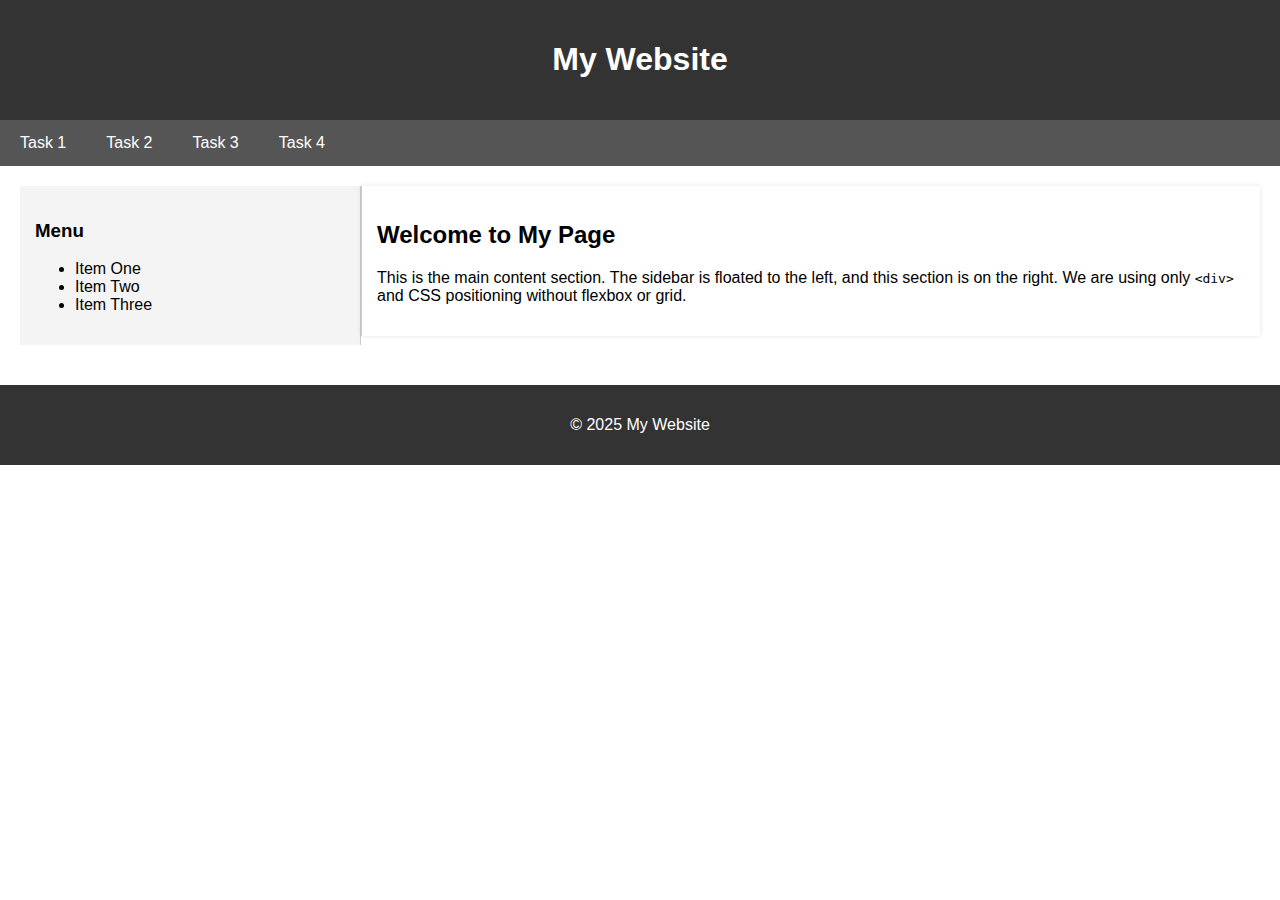
<file: task1/index.html>
<!DOCTYPE html>
<html lang="en">
<head>
  <meta charset="UTF-8">
  <title>My Simple Layout</title>
  <link rel="stylesheet" href="styles.css">
</head>
<body>


  <div class="header">
    <h1>My Website</h1>
  </div>


  <div class="navbar">
    <a href="#task1">Task 1</a>
    <a href="#task2">Task 2</a>
    <a href="#task3">Task 3</a>
    <a href="#task4">Task 4</a>
  </div>


  <div class="container">

    <div class="sidebar">
      <h3>Menu</h3>
      <ul>
        <li>Item One</li>
        <li>Item Two</li>
        <li>Item Three</li>
      </ul>
    </div>


    <div class="content">
      <h2>Welcome to My Page</h2>
      <p>
        This is the main content section. The sidebar is floated to the left, and this section is on the right.
        We are using only <code>&lt;div&gt;</code> and CSS positioning without flexbox or grid.
      </p>
    </div>
  </div>

  <div class="footer">
    <p>&copy; 2025 My Website</p>
  </div>

</body>
</html>
</file>
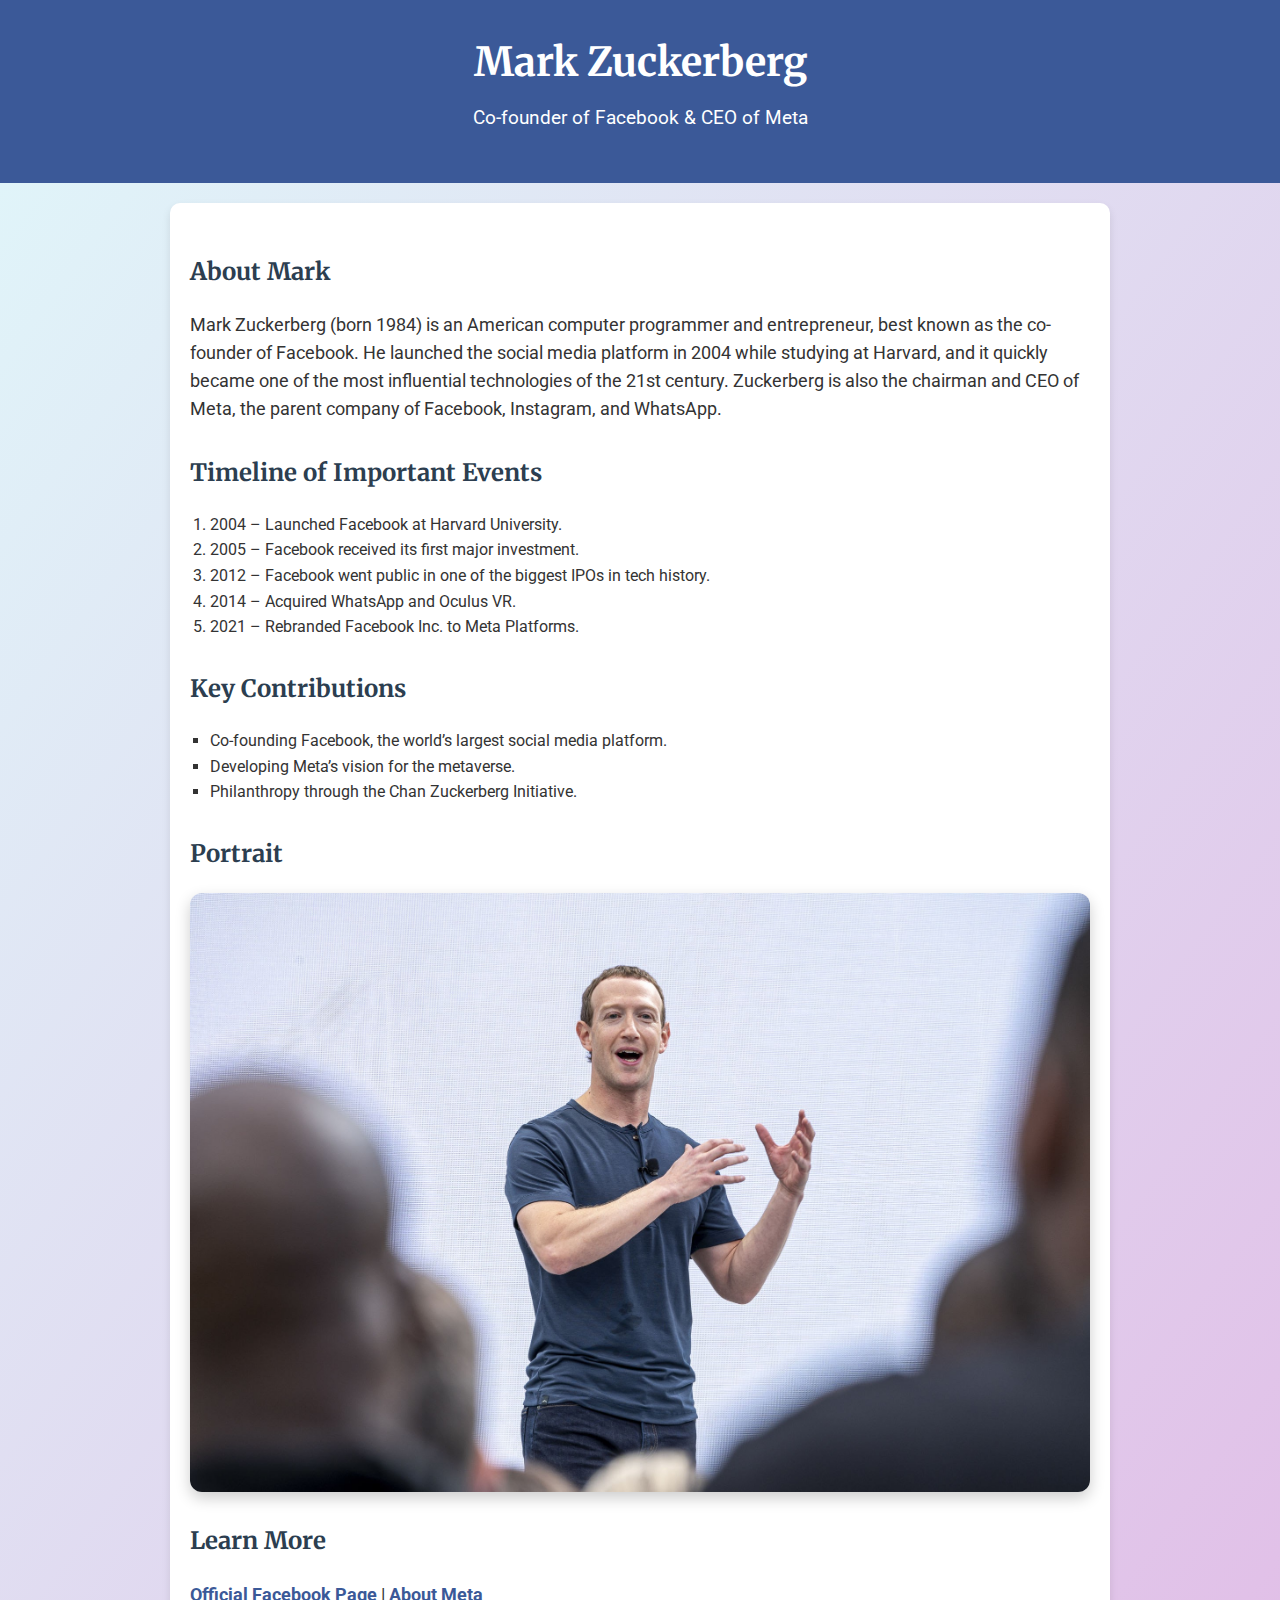
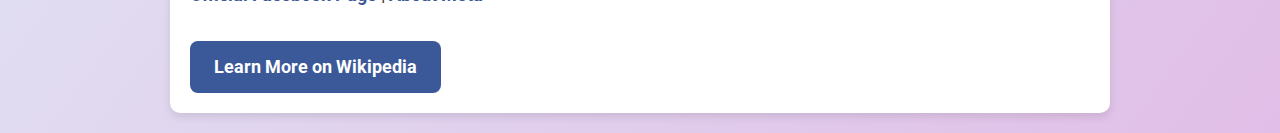
<file: task2/index.html>
<!DOCTYPE html>
<html lang="en">
<head>
    <meta charset="UTF-8">
    <meta name="viewport" content="width=device-width, initial-scale=1.0">
    <title>Tribute to Mark Zuckerberg</title>
    <link rel="stylesheet" href="styles.css">
    <link href="https://fonts.googleapis.com/css2?family=Roboto:wght@400;700&family=Merriweather:wght@400;700&display=swap" rel="stylesheet">
</head>
<body>
    <header>
        <h1>Mark Zuckerberg</h1>
        <h3>Co-founder of Facebook & CEO of Meta</h3>
    </header>

    <div class="content">
        <h2>About Mark</h2>
        <p>
            Mark Zuckerberg (born 1984) is an American computer programmer and entrepreneur, best known as the co-founder of Facebook. 
            He launched the social media platform in 2004 while studying at Harvard, and it quickly became one of the most influential technologies of the 21st century. 
            Zuckerberg is also the chairman and CEO of Meta, the parent company of Facebook, Instagram, and WhatsApp.
        </p>

        <h2>Timeline of Important Events</h2>
        <ol>
            <li>2004 – Launched Facebook at Harvard University.</li>
            <li>2005 – Facebook received its first major investment.</li>
            <li>2012 – Facebook went public in one of the biggest IPOs in tech history.</li>
            <li>2014 – Acquired WhatsApp and Oculus VR.</li>
            <li>2021 – Rebranded Facebook Inc. to Meta Platforms.</li>
        </ol>

        <h2>Key Contributions</h2>
        <ul>
            <li>Co-founding Facebook, the world’s largest social media platform.</li>
            <li>Developing Meta’s vision for the metaverse.</li>
            <li>Philanthropy through the Chan Zuckerberg Initiative.</li>
        </ul>

        <h2>Portrait</h2>
        <img src="zuckerberg.jpeg" alt="Mark Zuckerberg Portrait" class="portrait">

        <h2>Learn More</h2>
        <p>
            <a href="https://www.facebook.com/zuck" target="_blank">Official Facebook Page</a> |
            <a href="https://about.meta.com/" target="_blank">About Meta</a>
        </p>
        <a href="https://en.wikipedia.org/wiki/Mark_Zuckerberg" class="btn" target="_blank">Learn More on Wikipedia</a>
    </div>
</body>
</html>
</file>
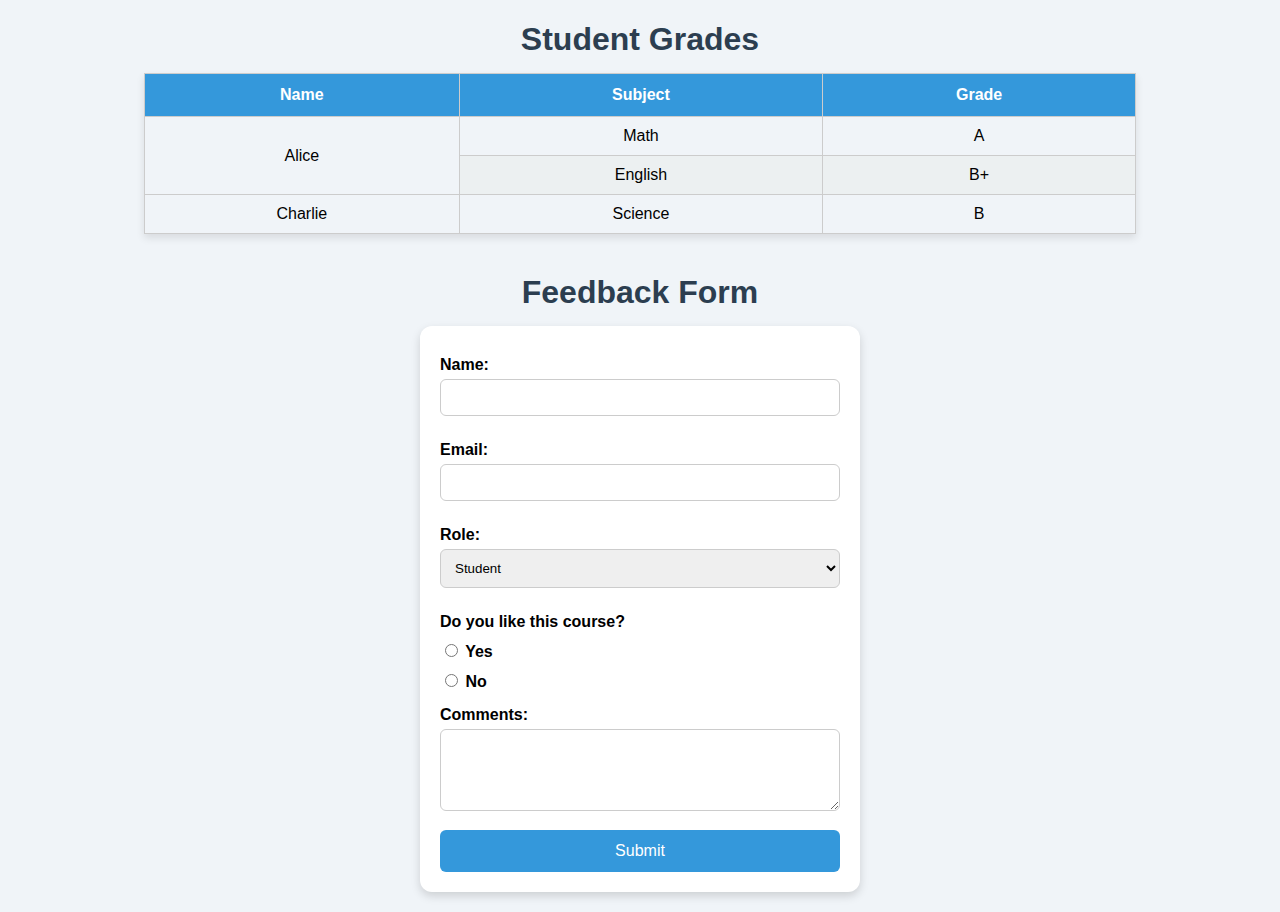
<file: task3/index.html>
<!DOCTYPE html>
<html lang="en">
<head>
  <meta charset="UTF-8">
  <meta name="viewport" content="width=device-width, initial-scale=1.0">
  <title>Student Grades & Feedback Form</title>
  <link rel="stylesheet" href="styles.css">
</head>
<body>


  <h1 id="page-title">Student Grades</h1>


  <table>
    <thead>
      <tr>
        <th>Name</th>
        <th>Subject</th>
        <th>Grade</th>
      </tr>
    </thead>
    <tbody>
      <tr>
        <td rowspan="2">Alice</td>
        <td>Math</td>
        <td>A</td>
      </tr>
      <tr>
        <td>English</td>
        <td>B+</td>
      </tr>
      <tr>
        <td>Charlie</td>
        <td>Science</td>
        <td>B</td>
      </tr>
    </tbody>
  </table>


  <h1 id="form-title">Feedback Form</h1>
  <form class="feedback-form">
    <label for="name">Name:</label>
    <input type="text" id="name" name="name" required>

    <label for="email">Email:</label>
    <input type="email" id="email" name="email" required>

    <label for="role">Role:</label>
    <select id="role" name="role">
      <option value="student">Student</option>
      <option value="teacher">Teacher</option>
      <option value="other">Other</option>
    </select>

    <label>Do you like this course?</label>
    <div class="radio-group">
      <label><input type="radio" name="like" value="yes"> Yes</label>
      <label><input type="radio" name="like" value="no"> No</label>
    </div>

    <label for="comments">Comments:</label>
    <textarea id="comments" name="comments" rows="4"></textarea>

    <button type="submit">Submit</button>
  </form>

</body>
</html>
</file>
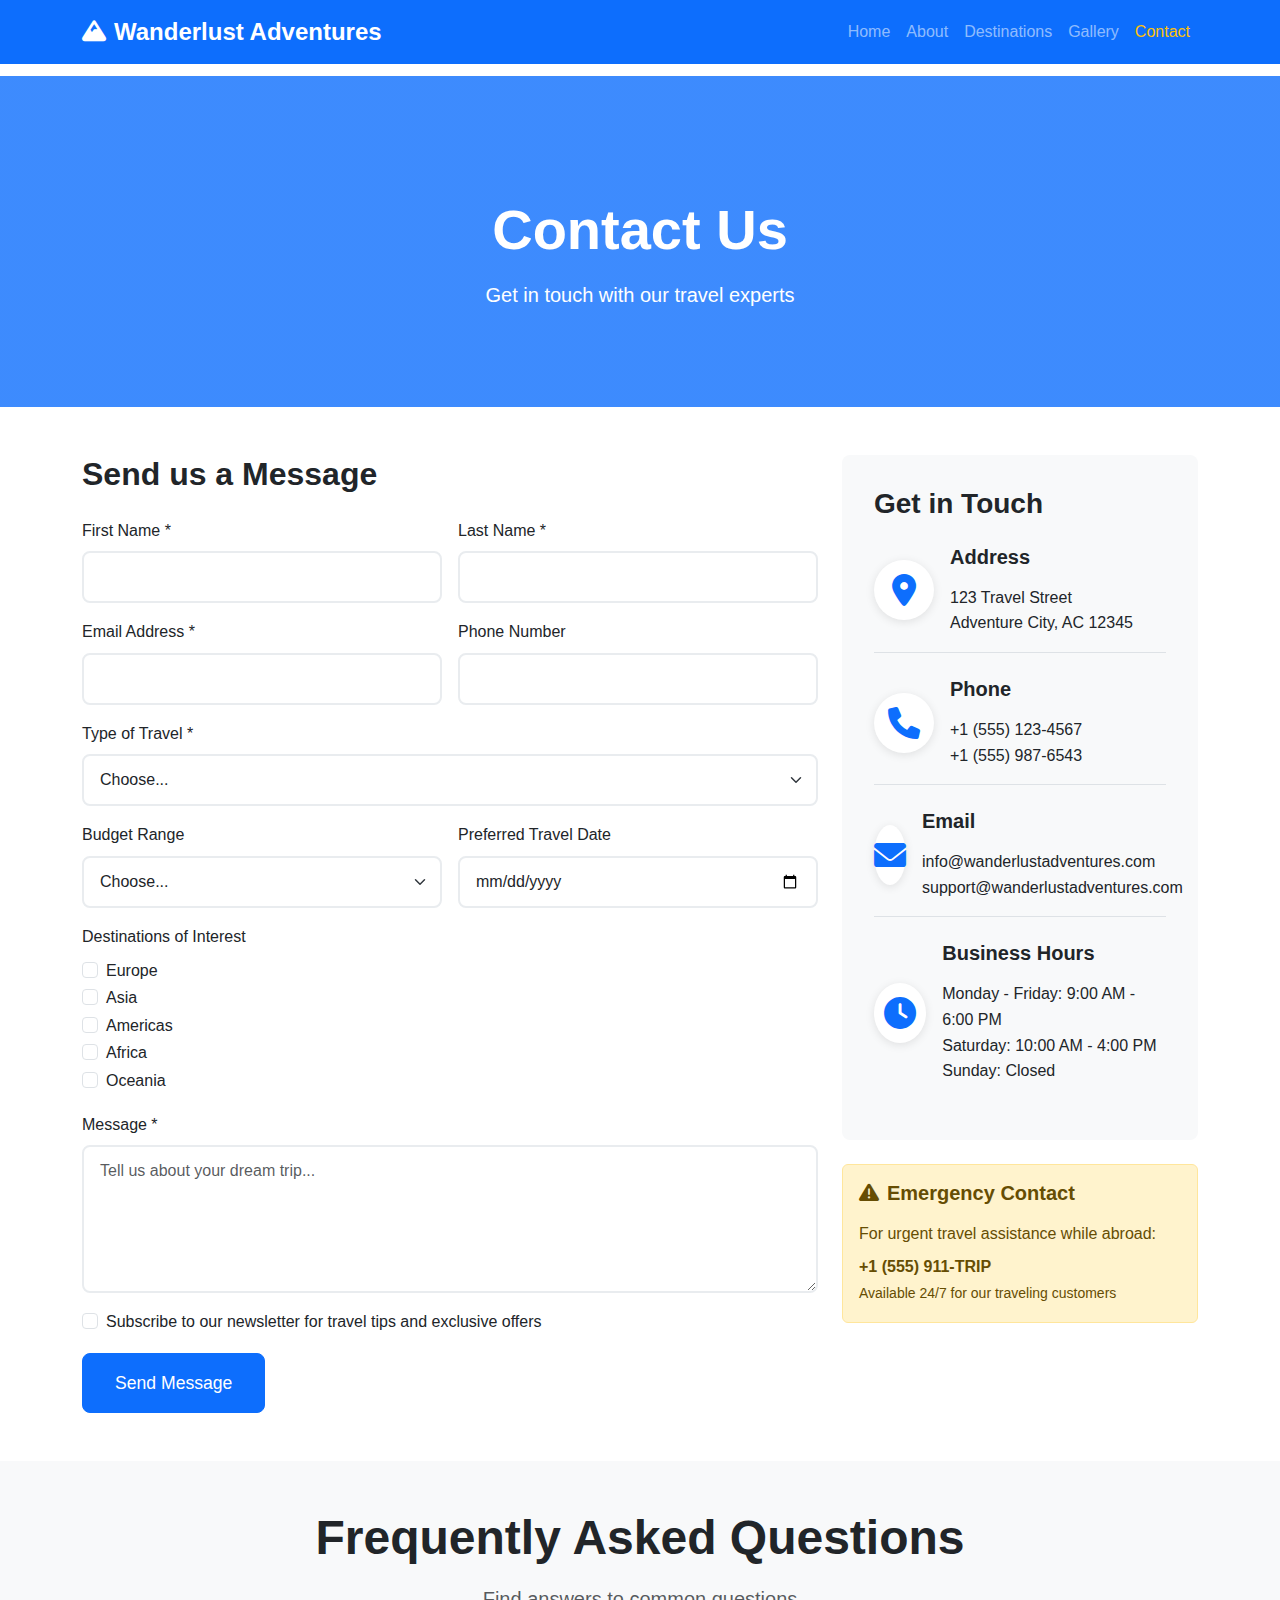
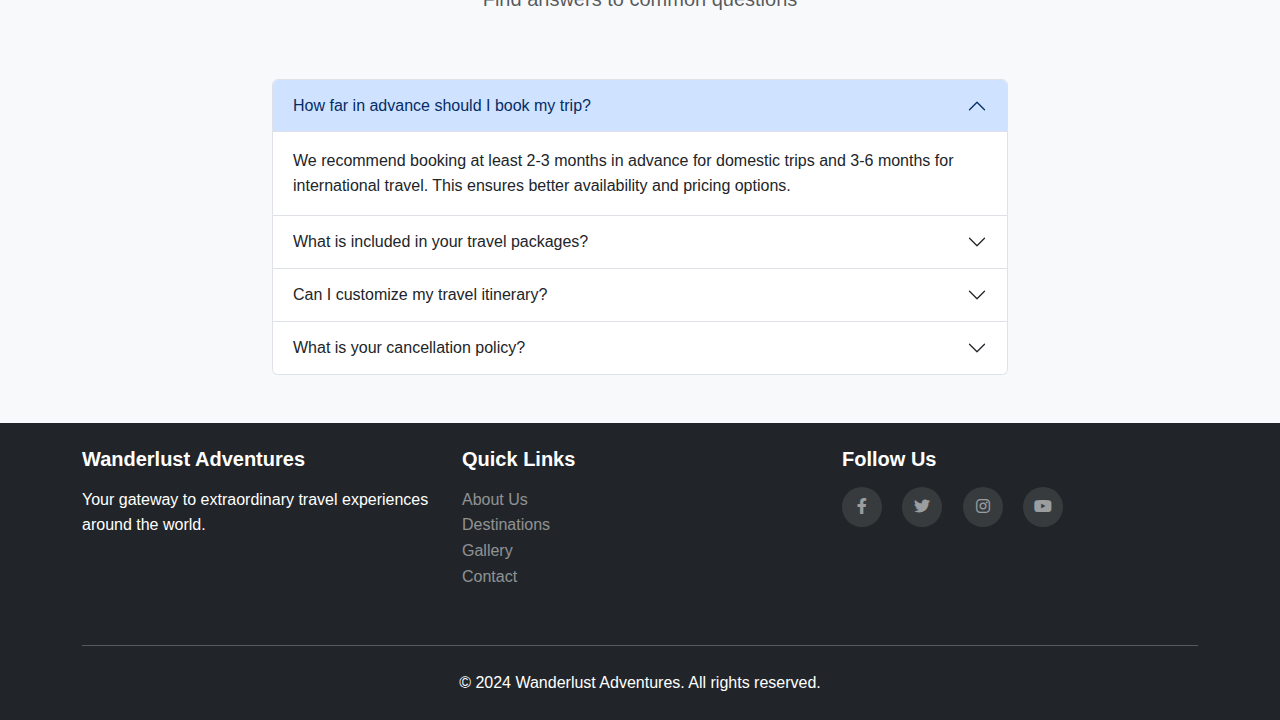
<file: contact.html>
<!DOCTYPE html>
<html lang="en">
<head>
    <meta charset="UTF-8">
    <meta name="viewport" content="width=device-width, initial-scale=1.0">
    <title>Contact Us - Wanderlust Adventures</title>
    <link href="https://cdn.jsdelivr.net/npm/bootstrap@5.3.0/dist/css/bootstrap.min.css" rel="stylesheet">
    <link href="https://cdnjs.cloudflare.com/ajax/libs/font-awesome/6.0.0/css/all.min.css" rel="stylesheet">
    <link href="styles.css" rel="stylesheet">
</head>
<body>
    <!-- Navigation Bar -->
    <nav class="navbar navbar-expand-lg navbar-dark bg-primary fixed-top">
        <div class="container">
            <a class="navbar-brand fw-bold" href="index.html">
                <i class="fas fa-mountain me-2"></i>Wanderlust Adventures
            </a>
            <button class="navbar-toggler" type="button" data-bs-toggle="collapse" data-bs-target="#navbarNav">
                <span class="navbar-toggler-icon"></span>
            </button>
            <div class="collapse navbar-collapse" id="navbarNav">
                <ul class="navbar-nav ms-auto">
                    <li class="nav-item">
                        <a class="nav-link" href="index.html">Home</a>
                    </li>
                    <li class="nav-item">
                        <a class="nav-link" href="about.html">About</a>
                    </li>
                    <li class="nav-item">
                        <a class="nav-link" href="destinations.html">Destinations</a>
                    </li>
                    <li class="nav-item">
                        <a class="nav-link" href="gallery.html">Gallery</a>
                    </li>
                    <li class="nav-item">
                        <a class="nav-link active" href="contact.html">Contact</a>
                    </li>
                </ul>
            </div>
        </div>
    </nav>

    <!-- Page Header -->
    <section class="page-header">
        <div class="container">
            <div class="row">
                <div class="col-12 text-center">
                    <h1 class="display-4 fw-bold text-white">Contact Us</h1>
                    <p class="lead text-white">Get in touch with our travel experts</p>
                </div>
            </div>
        </div>
    </section>

    <!-- Contact Section -->
    <section class="py-5">
        <div class="container">
            <div class="row">
                <div class="col-lg-8">
                    <h2 class="mb-4">Send us a Message</h2>
                    <form id="contactForm" class="needs-validation" novalidate>
                        <div class="row g-3">
                            <div class="col-md-6">
                                <label for="firstName" class="form-label">First Name *</label>
                                <input type="text" class="form-control" id="firstName" name="firstName" required>
                                <div class="invalid-feedback">
                                    Please provide your first name.
                                </div>
                            </div>
                            <div class="col-md-6">
                                <label for="lastName" class="form-label">Last Name *</label>
                                <input type="text" class="form-control" id="lastName" name="lastName" required>
                                <div class="invalid-feedback">
                                    Please provide your last name.
                                </div>
                            </div>
                            <div class="col-md-6">
                                <label for="email" class="form-label">Email Address *</label>
                                <input type="email" class="form-control" id="email" name="email" required>
                                <div class="invalid-feedback">
                                    Please provide a valid email address.
                                </div>
                            </div>
                            <div class="col-md-6">
                                <label for="phone" class="form-label">Phone Number</label>
                                <input type="tel" class="form-control" id="phone" name="phone">
                            </div>
                            <div class="col-12">
                                <label for="travelType" class="form-label">Type of Travel *</label>
                                <select class="form-select" id="travelType" name="travelType" required>
                                    <option value="">Choose...</option>
                                    <option value="solo">Solo Travel</option>
                                    <option value="couple">Couple Travel</option>
                                    <option value="family">Family Travel</option>
                                    <option value="group">Group Travel</option>
                                    <option value="business">Business Travel</option>
                                    <option value="honeymoon">Honeymoon</option>
                                </select>
                                <div class="invalid-feedback">
                                    Please select a travel type.
                                </div>
                            </div>
                            <div class="col-md-6">
                                <label for="budget" class="form-label">Budget Range</label>
                                <select class="form-select" id="budget" name="budget">
                                    <option value="">Choose...</option>
                                    <option value="under-1000">Under $1,000</option>
                                    <option value="1000-2500">$1,000 - $2,500</option>
                                    <option value="2500-5000">$2,500 - $5,000</option>
                                    <option value="5000-10000">$5,000 - $10,000</option>
                                    <option value="over-10000">Over $10,000</option>
                                </select>
                            </div>
                            <div class="col-md-6">
                                <label for="travelDate" class="form-label">Preferred Travel Date</label>
                                <input type="date" class="form-control" id="travelDate" name="travelDate">
                            </div>
                            <div class="col-12">
                                <label for="destinations" class="form-label">Destinations of Interest</label>
                                <div class="form-check">
                                    <input class="form-check-input" type="checkbox" value="europe" id="dest-europe" name="destinations">
                                    <label class="form-check-label" for="dest-europe">
                                        Europe
                                    </label>
                                </div>
                                <div class="form-check">
                                    <input class="form-check-input" type="checkbox" value="asia" id="dest-asia" name="destinations">
                                    <label class="form-check-label" for="dest-asia">
                                        Asia
                                    </label>
                                </div>
                                <div class="form-check">
                                    <input class="form-check-input" type="checkbox" value="americas" id="dest-americas" name="destinations">
                                    <label class="form-check-label" for="dest-americas">
                                        Americas
                                    </label>
                                </div>
                                <div class="form-check">
                                    <input class="form-check-input" type="checkbox" value="africa" id="dest-africa" name="destinations">
                                    <label class="form-check-label" for="dest-africa">
                                        Africa
                                    </label>
                                </div>
                                <div class="form-check">
                                    <input class="form-check-input" type="checkbox" value="oceania" id="dest-oceania" name="destinations">
                                    <label class="form-check-label" for="dest-oceania">
                                        Oceania
                                    </label>
                                </div>
                            </div>
                            <div class="col-12">
                                <label for="message" class="form-label">Message *</label>
                                <textarea class="form-control" id="message" name="message" rows="5" placeholder="Tell us about your dream trip..." required></textarea>
                                <div class="invalid-feedback">
                                    Please provide a message.
                                </div>
                            </div>
                            <div class="col-12">
                                <div class="form-check">
                                    <input class="form-check-input" type="checkbox" id="newsletter" name="newsletter">
                                    <label class="form-check-label" for="newsletter">
                                        Subscribe to our newsletter for travel tips and exclusive offers
                                    </label>
                                </div>
                            </div>
                            <div class="col-12">
                                <button type="submit" class="btn btn-primary btn-lg">Send Message</button>
                            </div>
                        </div>
                    </form>
                </div>
                <div class="col-lg-4">
                    <div class="contact-info">
                        <h3 class="mb-4">Get in Touch</h3>
                        <div class="contact-item mb-4">
                            <div class="d-flex align-items-center">
                                <div class="contact-icon me-3">
                                    <i class="fas fa-map-marker-alt fa-2x text-primary"></i>
                                </div>
                                <div>
                                    <h5>Address</h5>
                                    <p class="mb-0">123 Travel Street<br>Adventure City, AC 12345</p>
                                </div>
                            </div>
                        </div>
                        <div class="contact-item mb-4">
                            <div class="d-flex align-items-center">
                                <div class="contact-icon me-3">
                                    <i class="fas fa-phone fa-2x text-primary"></i>
                                </div>
                                <div>
                                    <h5>Phone</h5>
                                    <p class="mb-0">+1 (555) 123-4567<br>+1 (555) 987-6543</p>
                                </div>
                            </div>
                        </div>
                        <div class="contact-item mb-4">
                            <div class="d-flex align-items-center">
                                <div class="contact-icon me-3">
                                    <i class="fas fa-envelope fa-2x text-primary"></i>
                                </div>
                                <div>
                                    <h5>Email</h5>
                                    <p class="mb-0">info@wanderlustadventures.com<br>support@wanderlustadventures.com</p>
                                </div>
                            </div>
                        </div>
                        <div class="contact-item mb-4">
                            <div class="d-flex align-items-center">
                                <div class="contact-icon me-3">
                                    <i class="fas fa-clock fa-2x text-primary"></i>
                                </div>
                                <div>
                                    <h5>Business Hours</h5>
                                    <p class="mb-0">Monday - Friday: 9:00 AM - 6:00 PM<br>Saturday: 10:00 AM - 4:00 PM<br>Sunday: Closed</p>
                                </div>
                            </div>
                        </div>
                    </div>
                    
                    <!-- Emergency Contact -->
                    <div class="alert alert-warning mt-4">
                        <h5><i class="fas fa-exclamation-triangle me-2"></i>Emergency Contact</h5>
                        <p class="mb-2">For urgent travel assistance while abroad:</p>
                        <p class="mb-0"><strong>+1 (555) 911-TRIP</strong></p>
                        <small>Available 24/7 for our traveling customers</small>
                    </div>
                </div>
            </div>
        </div>
    </section>

    <!-- FAQ Section -->
    <section class="py-5 bg-light">
        <div class="container">
            <div class="row">
                <div class="col-12 text-center mb-5">
                    <h2 class="display-5 fw-bold">Frequently Asked Questions</h2>
                    <p class="lead text-muted">Find answers to common questions</p>
                </div>
            </div>
            <div class="row">
                <div class="col-lg-8 mx-auto">
                    <div class="accordion" id="faqAccordion">
                        <div class="accordion-item">
                            <h2 class="accordion-header" id="faq1">
                                <button class="accordion-button" type="button" data-bs-toggle="collapse" data-bs-target="#collapse1">
                                    How far in advance should I book my trip?
                                </button>
                            </h2>
                            <div id="collapse1" class="accordion-collapse collapse show" data-bs-parent="#faqAccordion">
                                <div class="accordion-body">
                                    We recommend booking at least 2-3 months in advance for domestic trips and 3-6 months for international travel. This ensures better availability and pricing options.
                                </div>
                            </div>
                        </div>
                        <div class="accordion-item">
                            <h2 class="accordion-header" id="faq2">
                                <button class="accordion-button collapsed" type="button" data-bs-toggle="collapse" data-bs-target="#collapse2">
                                    What is included in your travel packages?
                                </button>
                            </h2>
                            <div id="collapse2" class="accordion-collapse collapse" data-bs-parent="#faqAccordion">
                                <div class="accordion-body">
                                    Our packages typically include accommodation, transportation, guided tours, and some meals. Travel insurance and 24/7 support are also included. Specific inclusions vary by package.
                                </div>
                            </div>
                        </div>
                        <div class="accordion-item">
                            <h2 class="accordion-header" id="faq3">
                                <button class="accordion-button collapsed" type="button" data-bs-toggle="collapse" data-bs-target="#collapse3">
                                    Can I customize my travel itinerary?
                                </button>
                            </h2>
                            <div id="collapse3" class="accordion-collapse collapse" data-bs-parent="#faqAccordion">
                                <div class="accordion-body">
                                    Absolutely! We specialize in creating custom itineraries tailored to your interests, budget, and travel style. Our travel experts will work with you to design the perfect trip.
                                </div>
                            </div>
                        </div>
                        <div class="accordion-item">
                            <h2 class="accordion-header" id="faq4">
                                <button class="accordion-button collapsed" type="button" data-bs-toggle="collapse" data-bs-target="#collapse4">
                                    What is your cancellation policy?
                                </button>
                            </h2>
                            <div id="collapse4" class="accordion-collapse collapse" data-bs-parent="#faqAccordion">
                                <div class="accordion-body">
                                    Cancellation policies vary by package and supplier. Generally, cancellations made 30+ days in advance receive a full refund, while closer cancellations may incur fees. We'll provide specific details when you book.
                                </div>
                            </div>
                        </div>
                    </div>
                </div>
            </div>
        </div>
    </section>

    <!-- Footer -->
    <footer class="bg-dark text-white py-4">
        <div class="container">
            <div class="row">
                <div class="col-lg-4 mb-3">
                    <h5>Wanderlust Adventures</h5>
                    <p>Your gateway to extraordinary travel experiences around the world.</p>
                </div>
                <div class="col-lg-4 mb-3">
                    <h5>Quick Links</h5>
                    <ul class="list-unstyled">
                        <li><a href="about.html" class="text-white-50">About Us</a></li>
                        <li><a href="destinations.html" class="text-white-50">Destinations</a></li>
                        <li><a href="gallery.html" class="text-white-50">Gallery</a></li>
                        <li><a href="contact.html" class="text-white-50">Contact</a></li>
                    </ul>
                </div>
                <div class="col-lg-4 mb-3">
                    <h5>Follow Us</h5>
                    <div class="social-links">
                        <a href="#" class="text-white-50 me-3"><i class="fab fa-facebook-f"></i></a>
                        <a href="#" class="text-white-50 me-3"><i class="fab fa-twitter"></i></a>
                        <a href="#" class="text-white-50 me-3"><i class="fab fa-instagram"></i></a>
                        <a href="#" class="text-white-50"><i class="fab fa-youtube"></i></a>
                    </div>
                </div>
            </div>
            <hr class="my-4">
            <div class="row">
                <div class="col-12 text-center">
                    <p class="mb-0">&copy; 2024 Wanderlust Adventures. All rights reserved.</p>
                </div>
            </div>
        </div>
    </footer>

    <script src="https://cdn.jsdelivr.net/npm/bootstrap@5.3.0/dist/js/bootstrap.bundle.min.js"></script>
    <script>
        // Form validation
        (function() {
            'use strict';
            window.addEventListener('load', function() {
                var forms = document.getElementsByClassName('needs-validation');
                var validation = Array.prototype.filter.call(forms, function(form) {
                    form.addEventListener('submit', function(event) {
                        if (form.checkValidity() === false) {
                            event.preventDefault();
                            event.stopPropagation();
                        } else {
                            event.preventDefault();
                            alert('Thank you for your message! We will get back to you within 24 hours.');
                            form.reset();
                        }
                        form.classList.add('was-validated');
                    }, false);
                });
            }, false);
        })();
    </script>
</body>
</html>
</file>
<file: task1/styles.css>
body {
  margin: 0;
  font-family: Arial, sans-serif;
}


.header {
  background: #333;
  color: white;
  padding: 20px;
  text-align: center;
}


.navbar {
  background: #555;
  overflow: hidden;
}
.navbar a {
  float: left;
  color: white;
  text-decoration: none;
  padding: 14px 20px;
}
.navbar a:hover {
  background: #777;
}


.container {
  overflow: hidden;
  padding: 20px;
}


.sidebar {
  float: left;
  width: 25%;
  background: #f4f4f4;
  padding: 15px;
  border-right: 1px solid #ccc;
}


.content {
  float: right;
  width: 70%;
  background: #fff;
  padding: 15px;
  border-left: 1px solid #ccc;
  box-shadow: 0 0 5px rgba(0,0,0,0.1);
}


.footer {
  clear: both;
  background: #333;
  color: white;
  text-align: center;
  padding: 15px;
  margin-top: 20px;
}
</file>
<file: task2/styles.css>
/* Base styles */
body {
    margin: 0;
    font-family: 'Roboto', sans-serif;
    background: linear-gradient(to bottom right, #e0f7fa, #e1bee7);
    color: #333;
    line-height: 1.6;
}

/* Header */
header {
    background: #3b5998;
    color: white;
    text-align: center;
    padding: 30px 15px;
}

header h1 {
    font-family: 'Merriweather', serif;
    font-size: 2.5rem;
    margin: 0;
}

header h3 {
    margin-top: 10px;
    font-weight: 400;
}

.content {
    max-width: 900px;
    margin: 20px auto;
    padding: 20px;
    background: white;
    border-radius: 10px;
    box-shadow: 0 4px 8px rgba(0,0,0,0.1);
}




h2 {
    font-family: 'Merriweather', serif;
    color: #2c3e50;
    margin-top: 30px;
}


p {
    font-size: 1.1rem;
}


ol {
    padding-left: 20px;
    margin: 15px 0;
}

ul {
    list-style-type: square;
    padding-left: 20px;
}


.portrait {
    display: block;
    max-width: 100%;
    height: auto;
    margin: 20px auto;
    border-radius: 12px;
    box-shadow: 0 6px 15px rgba(0,0,0,0.2);
}

/* Links */
a {
    color: #3b5998;
    text-decoration: none;
    font-weight: bold;
}

a:hover {
    text-decoration: underline;
}


.btn {
    display: inline-block;
    background: #3b5998;
    color: white;
    padding: 12px 24px;
    border-radius: 8px;
    text-decoration: none;
    font-size: 1.1rem;
    margin-top: 15px;
    
}

.btn:hover {
    background: #2c3e70;
}
</file>
<file: task3/styles.css>
body {
  font-family: Arial, sans-serif;
  background: #f0f4f8;
  margin: 20px;
}


#page-title, #form-title {
  text-align: center;
  color: #2c3e50;
  margin-bottom: 15px;
}


table {
  width: 80%;
  margin: 0 auto 40px;
  border-collapse: collapse;
  box-shadow: 0 4px 8px rgba(0,0,0,0.1);
}

th {
  background: #3498db;
  color: white;
  padding: 12px;
  border: 1px solid #ccc;
  text-align: center;
}

td {
  border: 1px solid #ccc;
  padding: 10px;
  text-align: center;
}

tbody tr:nth-child(even) {
  background: #ecf0f1;
}

.highlight-row {
  background: #f9e79f;
  font-weight: bold;
}


.feedback-form {
  width: 400px;
  margin: 0 auto;
  background: #ffffff;
  padding: 20px;
  border-radius: 12px;
  box-shadow: 0 4px 10px rgba(0,0,0,0.15);
}

.feedback-form label {
  display: block;
  margin: 10px 0 5px;
  font-weight: bold;
}

.feedback-form input[type="text"],
.feedback-form input[type="email"],
.feedback-form select,
.feedback-form textarea {
  width: 100%;
  padding: 10px;
  margin-bottom: 15px;
  border: 1px solid #ccc;
  border-radius: 6px;
  box-sizing: border-box;
}

.radio-group {
  margin-bottom: 15px;
}

.feedback-form button {
  width: 100%;
  padding: 12px;
  background: #3498db;
  border: none;
  border-radius: 6px;
  color: white;
  font-size: 16px;
  cursor: pointer;
}

.feedback-form button:hover {
  background: #2c80b4;
}
</file>
<file: styles.css>
/* Custom CSS for Wanderlust Adventures */

/* Root Variables */
:root {
    --primary-color: #0d6efd;
    --secondary-color: #6c757d;
    --success-color: #198754;
    --warning-color: #ffc107;
    --danger-color: #dc3545;
    --light-color: #f8f9fa;
    --dark-color: #212529;
    --font-family: 'Segoe UI', Tahoma, Geneva, Verdana, sans-serif;
}

/* Global Styles */
* {
    margin: 0;
    padding: 0;
    box-sizing: border-box;
}

body {
    font-family: var(--font-family);
    line-height: 1.6;
    color: var(--dark-color);
    padding-top: 76px; /* Account for fixed navbar */
}

/* Typography */
h1, h2, h3, h4, h5, h6 {
    font-weight: 600;
    margin-bottom: 1rem;
}

.display-4, .display-5 {
    font-weight: 700;
}

.lead {
    font-size: 1.25rem;
    font-weight: 300;
}

/* Navigation Styles */
.navbar-brand {
    font-size: 1.5rem;
    font-weight: 700;
}

.navbar-nav .nav-link {
    font-weight: 500;
    padding: 0.5rem 1rem;
    transition: color 0.3s ease;
}

.navbar-nav .nav-link:hover {
    color: var(--warning-color) !important;
}

.navbar-nav .nav-link.active {
    color: var(--warning-color) !important;
}

/* Hero Section */
.hero-section {
    background: linear-gradient(rgba(0, 0, 0, 0.4), rgba(0, 0, 0, 0.4)), 
                url('https://images.unsplash.com/photo-1506905925346-21bda4d32df4?ixlib=rb-4.0.3&ixid=M3wxMjA3fDB8MHxwaG90by1wYWdlfHx8fGVufDB8fHx8fA%3D%3D&auto=format&fit=crop&w=2000&q=80');
    background-size: cover;
    background-position: center;
    background-attachment: fixed;
    height: 100vh;
    display: flex;
    align-items: center;
    position: relative;
}

.hero-overlay {
    position: absolute;
    top: 0;
    left: 0;
    right: 0;
    bottom: 0;
    display: flex;
    align-items: center;
    justify-content: center;
}

/* Page Header */
.page-header {
    background: linear-gradient(rgba(13, 110, 253, 0.8), rgba(13, 110, 253, 0.8)), 
                url('https://images.unsplash.com/photo-1488646953014-85cb44e25828?ixlib=rb-4.0.3&ixid=M3wxMjA3fDB8MHxwaG90by1wYWdlfHx8fGVufDB8fHx8fA%3D%3D&auto=format&fit=crop&w=2000&q=80');
    background-size: cover;
    background-position: center;
    padding: 120px 0 80px;
    text-align: center;
}

/* Card Styles */
.card {
    transition: transform 0.3s ease, box-shadow 0.3s ease;
    border: none;
    overflow: hidden;
}

.card:hover {
    transform: translateY(-5px);
    box-shadow: 0 10px 25px rgba(0, 0, 0, 0.15);
}

.card-img-top {
    height: 250px;
    object-fit: cover;
    transition: transform 0.3s ease;
}

.card:hover .card-img-top {
    transform: scale(1.05);
}

/* Feature Icons */
.feature-icon {
    transition: transform 0.3s ease;
}

.feature-icon:hover {
    transform: scale(1.1);
}

/* Gallery Styles */
.gallery-card {
    position: relative;
    overflow: hidden;
    border-radius: 0.375rem;
    cursor: pointer;
}

.gallery-card img {
    width: 100%;
    height: 250px;
    object-fit: cover;
    transition: transform 0.3s ease;
}

.gallery-overlay {
    position: absolute;
    bottom: 0;
    left: 0;
    right: 0;
    background: linear-gradient(transparent, rgba(0, 0, 0, 0.8));
    color: white;
    padding: 20px;
    transform: translateY(100%);
    transition: transform 0.3s ease;
}

.gallery-card:hover .gallery-overlay {
    transform: translateY(0);
}

.gallery-card:hover img {
    transform: scale(1.1);
}

/* Contact Form Styles */
.contact-info {
    background: var(--light-color);
    padding: 2rem;
    border-radius: 0.5rem;
    height: fit-content;
}

.contact-item {
    border-bottom: 1px solid #dee2e6;
    padding-bottom: 1rem;
}

.contact-item:last-child {
    border-bottom: none;
    padding-bottom: 0;
}

.contact-icon {
    width: 60px;
    height: 60px;
    display: flex;
    align-items: center;
    justify-content: center;
    background: white;
    border-radius: 50%;
    box-shadow: 0 2px 10px rgba(0, 0, 0, 0.1);
}

/* Form Styles */
.form-control, .form-select {
    border-radius: 0.5rem;
    border: 2px solid #e9ecef;
    padding: 0.75rem 1rem;
    transition: border-color 0.3s ease, box-shadow 0.3s ease;
}

.form-control:focus, .form-select:focus {
    border-color: var(--primary-color);
    box-shadow: 0 0 0 0.2rem rgba(13, 110, 253, 0.25);
}

.form-check-input:checked {
    background-color: var(--primary-color);
    border-color: var(--primary-color);
}

/* Button Styles */
.btn {
    border-radius: 0.5rem;
    font-weight: 500;
    padding: 0.75rem 1.5rem;
    transition: all 0.3s ease;
}

.btn-lg {
    padding: 1rem 2rem;
    font-size: 1.1rem;
}

.btn:hover {
    transform: translateY(-2px);
    box-shadow: 0 5px 15px rgba(0, 0, 0, 0.2);
}

/* Statistics Section */
.stat-item {
    text-align: center;
    padding: 1rem;
}

.stat-item h3 {
    font-size: 3rem;
    font-weight: 700;
    margin-bottom: 0.5rem;
}

/* Social Links */
.social-links a {
    display: inline-block;
    width: 40px;
    height: 40px;
    line-height: 40px;
    text-align: center;
    border-radius: 50%;
    background: rgba(255, 255, 255, 0.1);
    transition: all 0.3s ease;
}

.social-links a:hover {
    background: var(--primary-color);
    color: white !important;
    transform: translateY(-3px);
}

/* Footer */
footer {
    background: var(--dark-color) !important;
}

footer a {
    text-decoration: none;
    transition: color 0.3s ease;
}

footer a:hover {
    color: var(--warning-color) !important;
}

/* Utility Classes */
.text-shadow {
    text-shadow: 2px 2px 4px rgba(0, 0, 0, 0.5);
}

.bg-gradient-primary {
    background: linear-gradient(135deg, var(--primary-color), #0056b3);
}

.bg-gradient-secondary {
    background: linear-gradient(135deg, var(--secondary-color), #495057);
}

/* Flexbox Layout Examples */
.flex-container {
    display: flex;
    flex-wrap: wrap;
    gap: 1rem;
    align-items: center;
    justify-content: space-between;
}

.flex-item {
    flex: 1;
    min-width: 200px;
}

.flex-center {
    display: flex;
    align-items: center;
    justify-content: center;
}

.flex-between {
    display: flex;
    align-items: center;
    justify-content: space-between;
}

/* CSS Grid Layout Examples */
.grid-container {
    display: grid;
    grid-template-columns: repeat(auto-fit, minmax(300px, 1fr));
    gap: 2rem;
    padding: 2rem 0;
}

.grid-item {
    background: white;
    padding: 1.5rem;
    border-radius: 0.5rem;
    box-shadow: 0 2px 10px rgba(0, 0, 0, 0.1);
}

/* Positioning Examples */
.relative-position {
    position: relative;
}

.absolute-position {
    position: absolute;
    top: 10px;
    right: 10px;
}

.fixed-position {
    position: fixed;
    bottom: 20px;
    right: 20px;
    z-index: 1000;
}

/* Animation Classes */
.fade-in {
    animation: fadeIn 1s ease-in;
}

@keyframes fadeIn {
    from { opacity: 0; transform: translateY(20px); }
    to { opacity: 1; transform: translateY(0); }
}

.slide-in-left {
    animation: slideInLeft 0.8s ease-out;
}

@keyframes slideInLeft {
    from { opacity: 0; transform: translateX(-50px); }
    to { opacity: 1; transform: translateX(0); }
}

.slide-in-right {
    animation: slideInRight 0.8s ease-out;
}

@keyframes slideInRight {
    from { opacity: 0; transform: translateX(50px); }
    to { opacity: 1; transform: translateX(0); }
}

/* Responsive Design - Media Queries */
@media (max-width: 768px) {
    /* Tablet Styles */
    body {
        padding-top: 70px;
    }
    
    .hero-section {
        height: 70vh;
        background-attachment: scroll;
    }
    
    .display-4 {
        font-size: 2.5rem;
    }
    
    .display-5 {
        font-size: 2rem;
    }
    
    .page-header {
        padding: 100px 0 60px;
    }
    
    .card-img-top {
        height: 200px;
    }
    
    .gallery-card img {
        height: 200px;
    }
    
    .stat-item h3 {
        font-size: 2.5rem;
    }
    
    .contact-info {
        margin-top: 2rem;
        padding: 1.5rem;
    }
    
    .flex-container {
        flex-direction: column;
        text-align: center;
    }
    
    .grid-container {
        grid-template-columns: 1fr;
        gap: 1rem;
    }
}

@media (max-width: 576px) {
    /* Mobile Styles */
    body {
        padding-top: 60px;
    }
    
    .hero-section {
        height: 60vh;
    }
    
    .display-4 {
        font-size: 2rem;
    }
    
    .display-5 {
        font-size: 1.75rem;
    }
    
    .lead {
        font-size: 1.1rem;
    }
    
    .page-header {
        padding: 80px 0 50px;
    }
    
    .card-img-top {
        height: 180px;
    }
    
    .gallery-card img {
        height: 180px;
    }
    
    .stat-item h3 {
        font-size: 2rem;
    }
    
    .btn-lg {
        padding: 0.75rem 1.5rem;
        font-size: 1rem;
    }
    
    .contact-info {
        padding: 1rem;
    }
    
    .navbar-brand {
        font-size: 1.25rem;
    }
    
    .hero-overlay .btn {
        display: block;
        width: 100%;
        margin-bottom: 0.5rem;
    }
    
    .hero-overlay .btn:last-child {
        margin-bottom: 0;
    }
}

/* Print Styles */
@media print {
    .navbar,
    .btn,
    footer,
    .social-links {
        display: none !important;
    }
    
    body {
        padding-top: 0;
    }
    
    .hero-section {
        height: auto;
        background: none;
        color: black;
    }
    
    .page-header {
        background: none;
        color: black;
        padding: 2rem 0;
    }
    
    .card {
        break-inside: avoid;
        box-shadow: none;
        border: 1px solid #ddd;
    }
}

/* High Contrast Mode */
@media (prefers-contrast: high) {
    .card {
        border: 2px solid var(--dark-color);
    }
    
    .btn {
        border: 2px solid currentColor;
    }
    
    .form-control, .form-select {
        border: 2px solid var(--dark-color);
    }
}

/* Reduced Motion */
@media (prefers-reduced-motion: reduce) {
    *,
    *::before,
    *::after {
        animation-duration: 0.01ms !important;
        animation-iteration-count: 1 !important;
        transition-duration: 0.01ms !important;
    }
    
    .hero-section {
        background-attachment: scroll;
    }
}

/* Dark Mode Support */
@media (prefers-color-scheme: dark) {
    :root {
        --light-color: #343a40;
        --dark-color: #f8f9fa;
    }
    
    body {
        background-color: #1a1a1a;
        color: #f8f9fa;
    }
    
    .card {
        background-color: #2d2d2d;
        color: #f8f9fa;
    }
    
    .bg-light {
        background-color: #343a40 !important;
    }
}
</file>
